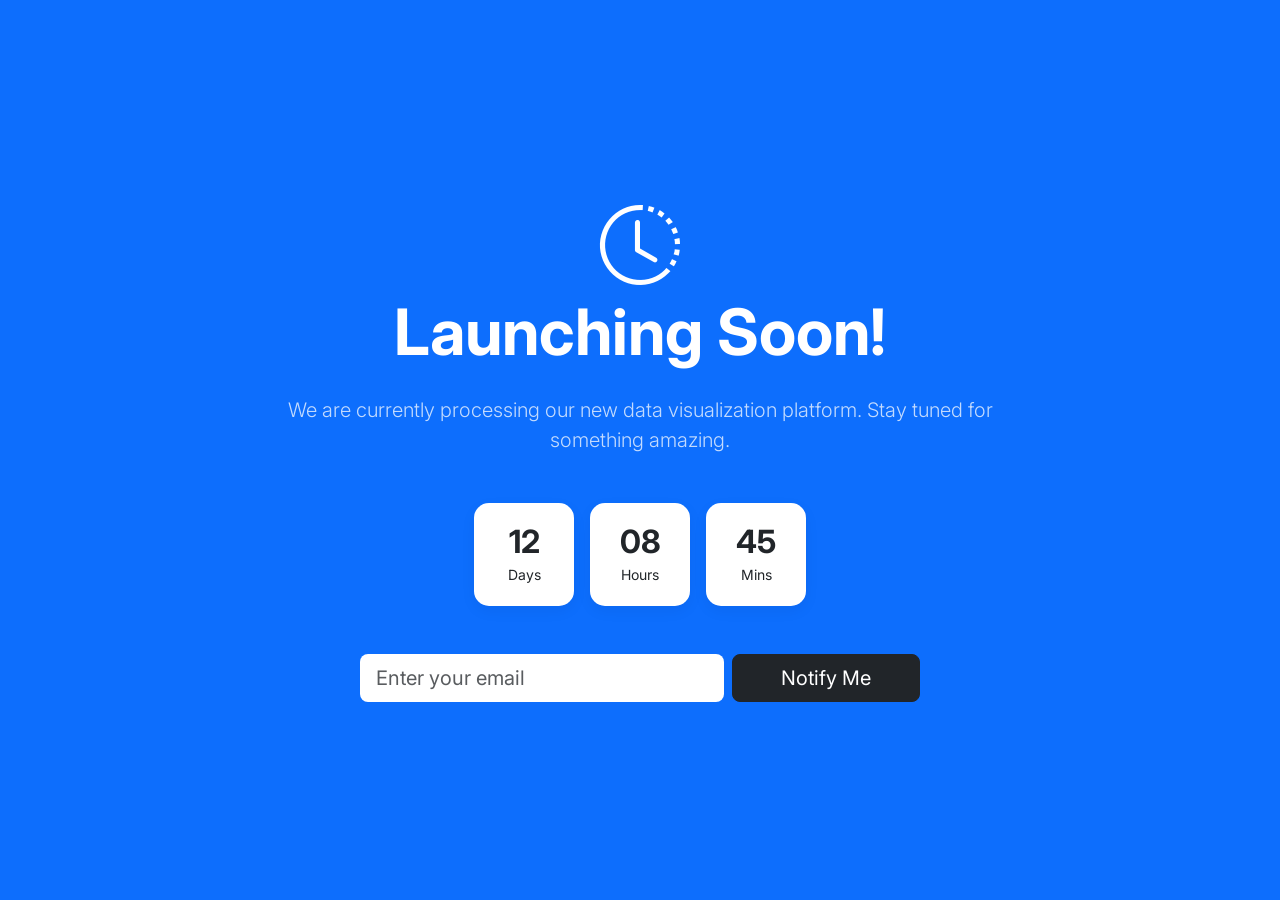
<file: coming-soon.html>
<!DOCTYPE html>
<html lang="en" data-bs-theme="light">
<head>
    <meta charset="UTF-8">
    <meta name="viewport" content="width=device-width, initial-scale=1.0">
    <title>Coming Soon | VisualData</title>
    <link href="https://cdn.jsdelivr.net/npm/bootstrap@5.3.3/dist/css/bootstrap.min.css" rel="stylesheet">
    <link rel="stylesheet" href="https://cdn.jsdelivr.net/npm/bootstrap-icons@1.11.3/font/bootstrap-icons.min.css">
    <link href="https://fonts.googleapis.com/css2?family=Inter:wght@400;500;600;700&display=swap" rel="stylesheet">
    <link rel="stylesheet" href="assets/css/style.css">
    <!-- Favicon -->
    <link rel="icon" type="image/png" href="assets/images/favicon.png">
    <style>
        .countdown-item {
            background: white;
            padding: 20px;
            border-radius: 15px;
            min-width: 100px;
            box-shadow: 0 5px 15px rgba(0,0,0,0.05);
        }
    </style>
</head>
<body class="bg-primary text-white">

    <div class="container">
        <div class="row justify-content-center align-items-center vh-100 text-center">
            <div class="col-lg-8">
                <i class="bi bi-clock-history display-1 mb-4"></i>
                <h1 class="display-3 fw-bold mb-4">Launching Soon!</h1>
                <p class="lead mb-5 opacity-75">We are currently processing our new data visualization platform. Stay tuned for something amazing.</p>
                
                <div class="d-flex justify-content-center gap-3 mb-5">
                    <div class="countdown-item text-dark">
                        <h2 class="fw-bold mb-0">12</h2>
                        <small>Days</small>
                    </div>
                    <div class="countdown-item text-dark">
                        <h2 class="fw-bold mb-0">08</h2>
                        <small>Hours</small>
                    </div>
                    <div class="countdown-item text-dark">
                        <h2 class="fw-bold mb-0">45</h2>
                        <small>Mins</small>
                    </div>
                </div>
                
                <form class="row justify-content-center g-2">
                    <div class="col-md-6">
                        <input type="email" class="form-control form-control-lg border-0" placeholder="Enter your email">
                    </div>
                    <div class="col-md-auto">
                        <button class="btn btn-dark btn-lg px-5">Notify Me</button>
                    </div>
                </form>
            </div>
        </div>
    </div>

    <script src="https://cdn.jsdelivr.net/npm/bootstrap@5.3.3/dist/js/bootstrap.bundle.min.js"></script>
    <script src="assets/js/main.js"></script>
</body>
</html>
</file>
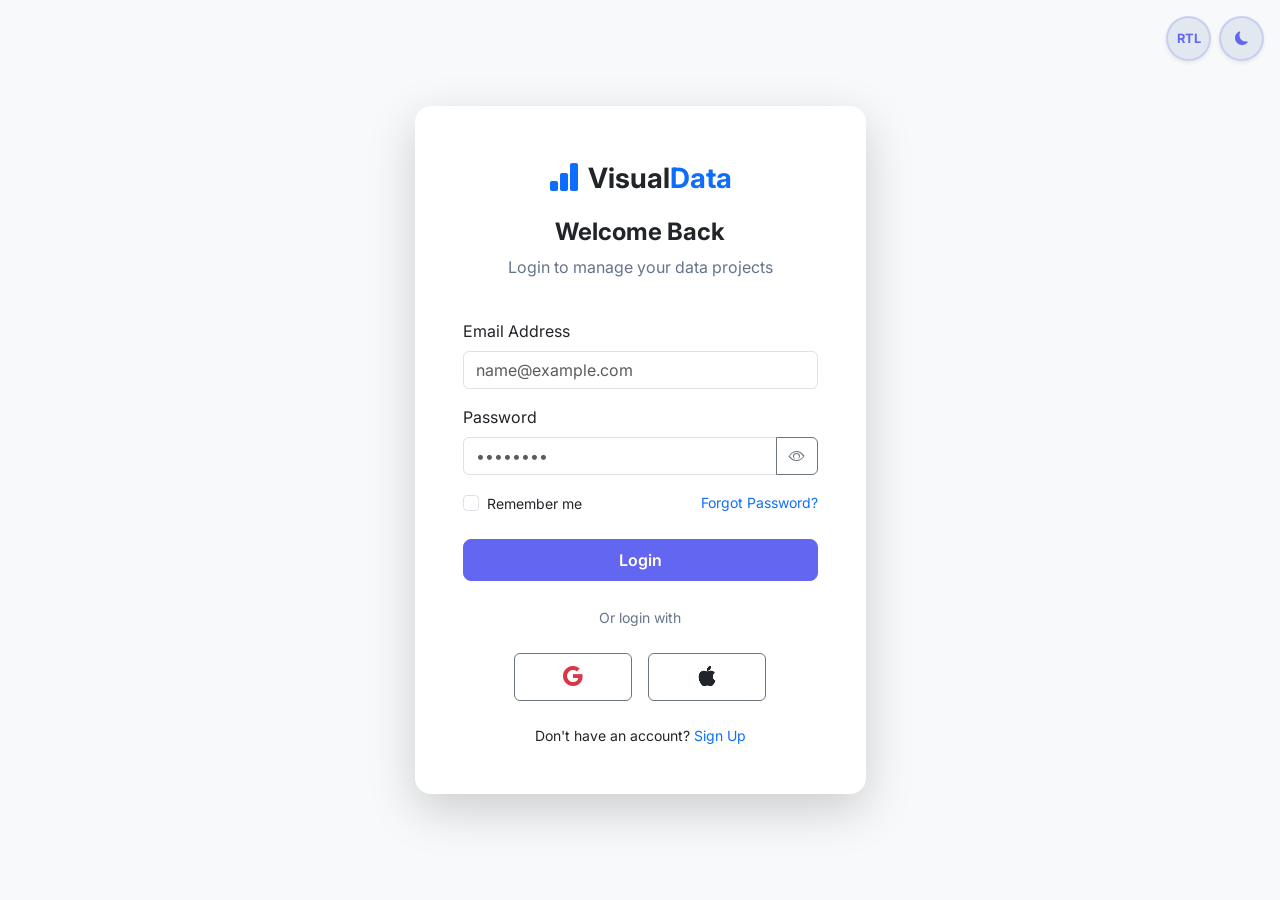
<file: login.html>
<!DOCTYPE html>
<html lang="en" data-bs-theme="light">
<head>
    <meta charset="UTF-8">
    <meta name="viewport" content="width=device-width, initial-scale=1.0">
    <title>Login | VisualData</title>
    <link href="https://cdn.jsdelivr.net/npm/bootstrap@5.3.3/dist/css/bootstrap.min.css" rel="stylesheet">
    <link rel="stylesheet" href="https://cdn.jsdelivr.net/npm/bootstrap-icons@1.11.3/font/bootstrap-icons.min.css">
    <link href="https://fonts.googleapis.com/css2?family=Inter:wght@400;500;600;700&display=swap" rel="stylesheet">
    <link rel="stylesheet" href="assets/css/style.css">
    <!-- Favicon -->
    <link rel="icon" type="image/png" href="assets/images/favicon.png">
</head>
<body class="bg-light">



    <div class="position-fixed top-0 end-0 p-3" style="z-index: 1050;">
        <div class="d-flex gap-2">
            <button id="rtlToggle" title="Toggle RTL" class="btn btn-light rounded-circle shadow-sm" style="width: 45px; height: 45px; padding: 0; display: flex; align-items: center; justify-content: center; font-weight: bold; font-size: 0.8rem;">
                RTL
            </button>
            <button id="themeToggle" title="Toggle Theme" class="btn btn-light rounded-circle shadow-sm" style="width: 45px; height: 45px; padding: 0; display: flex; align-items: center; justify-content: center;">
                <i class="bi bi-moon-fill"></i>
            </button>
        </div>
    </div>

    <div class="container">
        <div class="row justify-content-center align-items-center vh-100">
            <div class="col-lg-5 col-md-9 col-11">
                <div class="card p-4 p-md-5 shadow-lg border-0 rounded-4">

                    <div class="text-center mb-4">
                        <a href="index.html" class="navbar-brand d-flex align-items-center justify-content-center mb-3">
                            <i class="bi bi-bar-chart-fill text-primary fs-2 me-2"></i>
                            <span class="fw-bold fs-3 text-body">Visual<span class="text-primary">Data</span></span>
                        </a>
                        <h4 class="fw-bold">Welcome Back</h4>
                        <p class="text-muted">Login to manage your data projects</p>
                    </div>
                    
                    <form>
                        <div class="mb-3">
                            <label class="form-label">Email Address</label>
                            <input type="email" class="form-control" placeholder="name@example.com">
                        </div>
                        <div class="mb-3">
                            <label class="form-label">Password</label>
                            <div class="input-group">
                                <input type="password" class="form-control" id="passwordInput" placeholder="••••••••">
                                <button class="btn btn-outline-secondary" type="button" id="togglePassword">
                                    <i class="bi bi-eye"></i>
                                </button>
                            </div>
                        </div>
                        <div class="mb-4 d-flex justify-content-between align-items-center gap-2">
                            <div class="form-check mb-0">
                                <input type="checkbox" class="form-check-input" id="rememberMe">
                                <label class="form-check-label small text-nowrap" for="rememberMe">Remember me</label>
                            </div>
                            <a href="#" class="small text-primary text-decoration-none text-nowrap">Forgot Password?</a>
                        </div>
                        <button type="submit" class="btn btn-primary w-100 py-2">Login</button>
                    </form>
                    
                    <div class="text-center my-4">
                        <span class="text-muted small">Or login with</span>
                    </div>
                    
                    <div class="d-flex gap-3 justify-content-center">
                        <button class="btn btn-outline-secondary px-5 py-2"><i class="bi bi-google text-danger fs-5"></i></button>
                        <button class="btn btn-outline-secondary px-5 py-2"><i class="bi bi-apple text-body fs-5"></i></button>
                    </div>
                    
                    <p class="text-center mt-4 mb-0 small">Don't have an account? <a href="register.html" class="text-primary text-decoration-none">Sign Up</a></p>
                </div>
            </div>
        </div>
    </div>

    <script src="https://cdn.jsdelivr.net/npm/bootstrap@5.3.3/dist/js/bootstrap.bundle.min.js"></script>
    <script src="assets/js/main.js"></script>
</body>
</html>
</file>
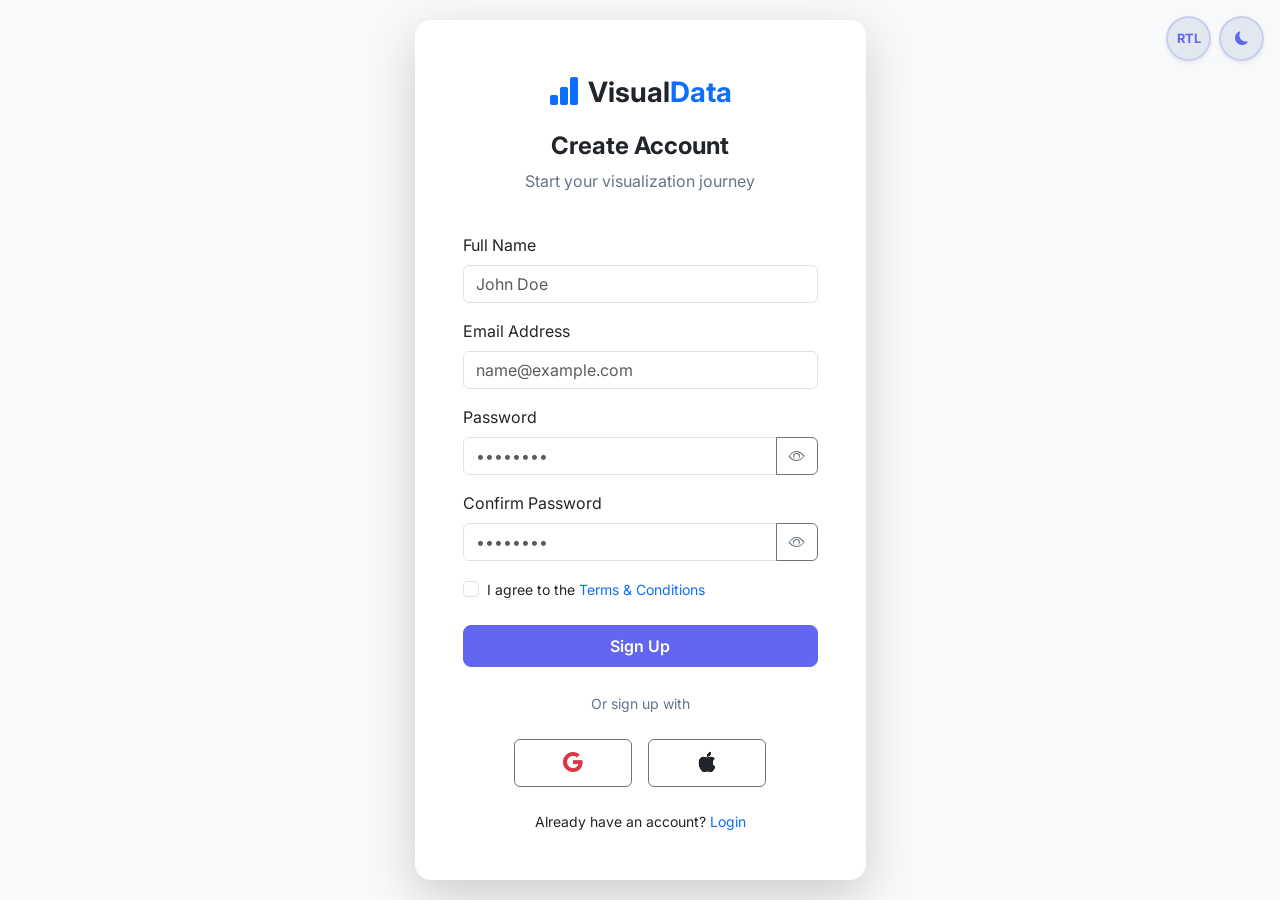
<file: register.html>
<!DOCTYPE html>
<html lang="en" data-bs-theme="light">
<head>
    <meta charset="UTF-8">
    <meta name="viewport" content="width=device-width, initial-scale=1.0">
    <title>Sign Up | VisualData</title>
    <link href="https://cdn.jsdelivr.net/npm/bootstrap@5.3.3/dist/css/bootstrap.min.css" rel="stylesheet">
    <link rel="stylesheet" href="https://cdn.jsdelivr.net/npm/bootstrap-icons@1.11.3/font/bootstrap-icons.min.css">
    <link href="https://fonts.googleapis.com/css2?family=Inter:wght@400;500;600;700&display=swap" rel="stylesheet">
    <link rel="stylesheet" href="assets/css/style.css">
    <!-- Favicon -->
    <link rel="icon" type="image/png" href="assets/images/favicon.png">
</head>
<body class="bg-light">



    <div class="position-fixed top-0 end-0 p-3" style="z-index: 1050;">
        <div class="d-flex gap-2">
            <button id="rtlToggle" title="Toggle RTL" class="btn btn-light rounded-circle shadow-sm" style="width: 45px; height: 45px; padding: 0; display: flex; align-items: center; justify-content: center; font-weight: bold; font-size: 0.8rem;">
                RTL
            </button>
            <button id="themeToggle" title="Toggle Theme" class="btn btn-light rounded-circle shadow-sm" style="width: 45px; height: 45px; padding: 0; display: flex; align-items: center; justify-content: center;">
                <i class="bi bi-moon-fill"></i>
            </button>
        </div>
    </div>

    <div class="container">
        <div class="row justify-content-center align-items-center vh-100">
            <div class="col-lg-5 col-md-9 col-11">
                <div class="card p-4 p-md-5 shadow-lg border-0 rounded-4">

                    <div class="text-center mb-4">
                        <a href="index.html" class="navbar-brand d-flex align-items-center justify-content-center mb-3">
                            <i class="bi bi-bar-chart-fill text-primary fs-2 me-2"></i>
                            <span class="fw-bold fs-3 text-body">Visual<span class="text-primary">Data</span></span>
                        </a>
                        <h4 class="fw-bold">Create Account</h4>
                        <p class="text-muted">Start your visualization journey</p>
                    </div>
                    
                    <form>
                        <div class="mb-3">
                            <label class="form-label">Full Name</label>
                            <input type="text" class="form-control" placeholder="John Doe">
                        </div>
                        <div class="mb-3">
                            <label class="form-label">Email Address</label>
                            <input type="email" class="form-control" placeholder="name@example.com">
                        </div>
                        <div class="mb-3">
                            <label class="form-label">Password</label>
                            <div class="input-group">
                                <input type="password" class="form-control" id="passwordInput" placeholder="••••••••">
                                <button class="btn btn-outline-secondary" type="button" id="togglePassword">
                                    <i class="bi bi-eye"></i>
                                </button>
                            </div>
                        </div>
                        <div class="mb-3">
                            <label class="form-label">Confirm Password</label>
                            <div class="input-group">
                                <input type="password" class="form-control" id="confirmPasswordInput" placeholder="••••••••">
                                <button class="btn btn-outline-secondary" type="button" id="toggleConfirmPassword">
                                    <i class="bi bi-eye"></i>
                                </button>
                            </div>
                        </div>
                        <div class="mb-4">
                            <div class="form-check">
                                <input type="checkbox" class="form-check-input" id="termsCheck" required>
                                <label class="form-check-label small" for="termsCheck">I agree to the <a href="#" class="text-primary text-decoration-none">Terms & Conditions</a></label>
                            </div>
                        </div>
                        <button type="submit" class="btn btn-primary w-100 py-2">Sign Up</button>
                    </form>
                    
                    <div class="text-center my-4">
                        <span class="text-muted small">Or sign up with</span>
                    </div>
                    
                    <div class="d-flex gap-3 justify-content-center">
                        <button class="btn btn-outline-secondary px-5 py-2"><i class="bi bi-google text-danger fs-5"></i></button>
                        <button class="btn btn-outline-secondary px-5 py-2"><i class="bi bi-apple text-body fs-5"></i></button>
                    </div>
                    
                    <p class="text-center mt-4 mb-0 small">Already have an account? <a href="login.html" class="text-primary text-decoration-none">Login</a></p>
                </div>
            </div>
        </div>
    </div>

    <script src="https://cdn.jsdelivr.net/npm/bootstrap@5.3.3/dist/js/bootstrap.bundle.min.js"></script>
    <script src="assets/js/main.js"></script>
</body>
</html>
</file>
<file: assets/css/style.css>
:root {
    --primary-color: #6366f1;
    --primary-color-rgb: 99, 102, 241;
    --secondary-color: #2dd4bf;
    --tertiary-color: #e2e8f0; /* Darker grey background for better contrast */
    --card-bg: #ffffff; /* Pure white cards */
    --text-dark: #0f172a;
    --text-light: #f8fafc;
    --transition: all 0.3s ease;
    --bg-sidebar: #020617; /* Always dark sidebar */
    --text-sidebar: rgba(255, 255, 255, 0.7);
    --text-muted-light: #64748b; /* Much darker muted text for light mode */
}

[data-bs-theme="dark"] {
    --tertiary-color: #020617; /* Darker background */
    --card-bg: #0f172a; /* Slightly lighter card bg */
    --text-dark: #f8fafc;
    --bg-sidebar: #020617;
}

body {
    font-family: 'Inter', sans-serif;
    color: var(--text-dark);
    background-color: var(--tertiary-color);
    overflow-x: hidden;
}

/* Typography */
h1, h2, h3, h4, h5, h6 {
    font-weight: 700;
}

/* Buttons */
.btn-primary {
    background-color: var(--primary-color);
    border-color: var(--primary-color);
    padding: 0.8rem 1.5rem;
    border-radius: 8px;
    font-weight: 600;
    transition: var(--transition);
}

.btn-primary:hover {
    background-color: var(--secondary-color);
    border-color: var(--secondary-color);
    transform: translateY(-2px);
}

.btn-outline-primary {
    color: var(--primary-color);
    border-color: var(--primary-color);
    padding: 0.8rem 1.5rem;
    border-radius: 8px;
    font-weight: 600;
}

.btn-outline-primary:hover {
    background-color: var(--primary-color);
    color: white;
}

.btn-outline-light {
    padding: 0.8rem 1.5rem;
    border-radius: 8px;
    font-weight: 600;
    transition: var(--transition);
}

.btn-outline-light:hover {
    transform: translateY(-2px);
}

.btn-secondary {
    background-color: var(--secondary-color);
    border-color: var(--secondary-color);
    color: #0f172a;
    padding: 0.8rem 1.5rem;
    border-radius: 8px;
    font-weight: 600;
    transition: var(--transition);
}

.btn-secondary:hover {
    background-color: var(--primary-color);
    border-color: var(--primary-color);
    color: white;
    transform: translateY(-2px);
}

/* Navbar */
.navbar {
    padding: 1rem 0;
    transition: var(--transition);
    background: var(--tertiary-color);
}

.navbar.scrolled {
    box-shadow: 0 10px 30px rgba(0,0,0,0.1);
}

.navbar .order-lg-3 {
    gap: 0.5rem;
}

.navbar .order-lg-3 > * {
    margin: 0 !important;
}

.nav-link {
    font-weight: 500;
    color: var(--text-dark) !important;
    margin: 0 10px;
}

.nav-link:hover, .nav-link.active {
    color: var(--primary-color) !important;
}

@media (min-width: 992px) {
    .navbar-nav .nav-link.active {
        position: relative;
    }

    .navbar-nav .nav-link.active::after {
        content: '';
        position: absolute;
        bottom: -5px;
        left: 10px;
        right: 10px;
        height: 3px;
        background: var(--primary-color);
        border-radius: 10px;
    }
}

#themeToggle, #rtlToggle {
    width: 45px;
    height: 45px;
    padding: 0;
    display: flex;
    align-items: center;
    justify-content: center;
    border-radius: 50%;
    background: var(--tertiary-color);
    color: var(--primary-color);
    border: 2px solid rgba(var(--primary-color-rgb), 0.2);
    transition: all 0.3s cubic-bezier(0.4, 0, 0.2, 1);
    font-size: 0.85rem;
    font-weight: 800;
    text-transform: uppercase;
    box-shadow: 0 4px 12px rgba(0,0,0,0.1);
    z-index: 1000;
}

#themeToggle:hover, #rtlToggle:hover {
    background: var(--primary-color);
    color: white !important;
    transform: translateY(-3px) scale(1.05);
    box-shadow: 0 8px 20px rgba(var(--primary-color-rgb), 0.3);
    border-color: transparent;
}

[data-bs-theme="dark"] #themeToggle, 
[data-bs-theme="dark"] #rtlToggle {
    background: #1e293b;
    color: #f8fafc;
    border-color: rgba(255,255,255,0.15);
    box-shadow: 0 4px 12px rgba(0,0,0,0.4);
}

[data-bs-theme="dark"] #themeToggle:hover, 
[data-bs-theme="dark"] #rtlToggle:hover {
    background: var(--primary-color);
    color: white !important;
}

/* Hero Section */
.hero-section {
    padding: 160px 0 100px;
    background-size: cover;
    background-position: center;
    background-attachment: fixed;
    color: white !important;
}

.hero-main {
    background: linear-gradient(rgba(15, 23, 42, 0.6), rgba(15, 23, 42, 0.6)), 
                url('https://images.unsplash.com/photo-1543286386-713bdd548da4?auto=format&fit=crop&q=80&w=1920');
}

.hero-home-2 {
    background: linear-gradient(rgba(15, 23, 42, 0.5), rgba(15, 23, 42, 0.5)), 
                url('https://images.unsplash.com/photo-1460925895917-afdab827c52f?auto=format&fit=crop&q=80&w=1920');
}

.hero-about {
    background: linear-gradient(rgba(15, 23, 42, 0.8), rgba(15, 23, 42, 0.8)), 
                url('https://images.unsplash.com/photo-1522071820081-009f0129c71c?auto=format&fit=crop&q=80&w=1920');
}

.hero-services {
    background: linear-gradient(rgba(15, 23, 42, 0.8), rgba(15, 23, 42, 0.8)), 
                url('https://images.unsplash.com/photo-1460925895917-afdab827c52f?auto=format&fit=crop&q=80&w=1920');
}

.hero-pricing {
    background: linear-gradient(rgba(15, 23, 42, 0.8), rgba(15, 23, 42, 0.8)), 
                url('https://images.unsplash.com/photo-1554224155-6726b3ff858f?auto=format&fit=crop&q=80&w=1920');
}

.hero-contact {
    background: linear-gradient(rgba(15, 23, 42, 0.8), rgba(15, 23, 42, 0.8)), 
                url('https://images.unsplash.com/photo-1534536281715-e28d76689b4d?auto=format&fit=crop&q=80&w=1920');
}

.hero-blog {
    background: linear-gradient(rgba(15, 23, 42, 0.8), rgba(15, 23, 42, 0.8)), 
                url('https://images.unsplash.com/photo-1499750310107-5fef28a66643?auto=format&fit=crop&q=80&w=1920');
}

.hero-section .lead {
    color: rgba(255, 255, 255, 0.8);
}

.hero-title {
    font-size: 4rem;
    line-height: 1.1;
    margin-bottom: 2rem;
}

.text-gradient {
    background: linear-gradient(to right, var(--primary-color), var(--secondary-color));
    -webkit-background-clip: text;
    -webkit-text-fill-color: transparent;
}

/* Cards */
.card {
    border: none;
    border-radius: 15px;
    transition: var(--transition);
    background: var(--card-bg);
    box-shadow: 0 4px 6px rgba(0,0,0,0.05);
    border: 1px solid rgba(0,0,0,0.05);
    overflow: hidden;
}

.card:hover {
    transform: translateY(-10px);
    box-shadow: 0 20px 40px rgba(0,0,0,0.1);
}

/* Sections */
section {
    padding: 80px 0;
}

.section-title {
    margin-bottom: 50px;
    text-align: center;
}

/* Footer */
footer {
    background: #0f172a;
    color: white !important;
    padding: 80px 0 20px;
}

footer h5 {
    color: white !important;
}

footer a {
    color: rgba(255,255,255,0.7);
    text-decoration: none;
    transition: var(--transition);
}

footer a:hover {
    color: var(--secondary-color);
}

footer .d-flex.gap-3 a {
    transition: all 0.3s ease;
    display: inline-block;
}

footer .d-flex.gap-3 a:hover {
    color: var(--primary-color) !important;
    transform: translateY(-5px);
}

/* Industry Item Hover */
.industry-item {
    transition: all 0.3s ease;
    border: 1px solid transparent;
}

.industry-item:hover {
    background: var(--tertiary-color);
    box-shadow: 0 10px 30px rgba(0,0,0,0.15);
    transform: translateY(-5px);
    border-color: var(--primary-color);
}

.text-muted {
    color: var(--text-muted-light) !important;
}

[data-bs-theme="dark"] .text-muted {
    color: #94a3b8 !important;
}

.bg-body-tertiary {
    background-color: rgba(var(--primary-color-rgb), 0.08) !important;
}

[data-bs-theme="dark"] .bg-body-tertiary {
    background-color: rgba(255, 255, 255, 0.05) !important;
}

[data-bs-theme="dark"] .card {
    border: 1px solid rgba(255,255,255,0.05);
}

[data-bs-theme="dark"] .industry-item {
    background: rgba(255, 255, 255, 0.03);
}

[data-bs-theme="dark"] .industry-item:hover {
    background: rgba(255, 255, 255, 0.05);
}

/* Card Hover Effects */
.theme-preview-card, .integration-card {
    transition: all 0.3s ease;
    cursor: pointer;
    border: 1px solid transparent;
}

.theme-preview-card:hover, .integration-card:hover {
    transform: translateY(-8px);
    box-shadow: 0 15px 35px rgba(0,0,0,0.1) !important;
    border-color: var(--primary-color) !important;
}

[data-bs-theme="dark"] .theme-preview-card:hover, 
[data-bs-theme="dark"] .integration-card:hover {
    box-shadow: 0 15px 35px rgba(0,0,0,0.4) !important;
}

.stat-card {
    transition: all 0.3s ease;
    cursor: default;
}

.stat-card:hover {
    transform: translateY(-5px);
    background-color: var(--primary-color) !important;
    box-shadow: 0 10px 20px rgba(0,0,0,0.15) !important;
}

.stat-card:hover h1, 
.stat-card:hover h2, 
.stat-card:hover h3, 
.stat-card:hover h4, 
.stat-card:hover h5, 
.stat-card:hover h6, 
.stat-card:hover p, 
.stat-card:hover span, 
.stat-card:hover small {
    color: white !important;
}

.process-card {
    transition: all 0.4s cubic-bezier(0.175, 0.885, 0.32, 1.275);
}

.process-card:hover {
    transform: translateY(-10px) scale(1.02);
    box-shadow: 0 20px 40px rgba(0,0,0,0.1) !important;
    border: 1px solid var(--primary-color) !important;
}

.process-card img {
    transition: all 0.4s ease;
}

.process-card:hover img {
    transform: scale(1.1);
}

/* Back to Top */
#backToTop {
    position: fixed;
    bottom: 30px;
    right: 30px;
    width: 50px;
    height: 50px;
    background: var(--primary-color);
    color: white;
    border: none;
    border-radius: 50%;
    display: none;
    align-items: center;
    justify-content: center;
    cursor: pointer;
    z-index: 1000;
    transition: var(--transition);
}

#backToTop:hover {
    background: var(--secondary-color);
}

/* RTL Support Utility */
[dir="rtl"] {
    text-align: right;
}

/* Dashboard Styles */
@media (min-width: 992px) {
    .sidebar {
        height: 100vh;
        width: 250px;
        position: fixed;
        top: 0;
        left: 0;
        background-color: #020617 !important; /* Force dark background */
        color: white !important;
        padding-top: 20px;
        z-index: 1000;
        border-right: 1px solid rgba(255,255,255,0.05);
        display: block !important;
    }

    .main-content {
        margin-left: 250px;
        padding: 30px;
    }
}

@media (max-width: 991px) {
    .sidebar.offcanvas-lg {
        background-color: #020617 !important; /* Force dark background in offcanvas mode */
        width: 280px;
    }
    
    .main-content {
        margin-left: 0;
        padding: 20px;
    }

    .dashboard-header {
        flex-wrap: wrap;
        align-items: center !important;
        gap: 1rem;
    }

    .brand-name-header {
        color: var(--text-dark);
        font-weight: 700;
    }

    .no-caret::after {
        display: none !important;
    }

    .dashboard-brand-toggle {
        order: 1;
        width: auto;
    }

    .dashboard-actions {
        order: 2;
        width: auto;
    }

    .dashboard-welcome {
        order: 3;
        width: 100%;
        margin-top: 0.5rem;
        padding-top: 1.25rem;
        border-top: 1px solid rgba(var(--primary-color-rgb), 0.15);
    }
}

.sidebar .nav-link {
    color: var(--text-sidebar) !important;
    padding: 12px 25px;
    margin: 0 !important;
}

.sidebar .nav-link:hover {
    color: white !important;
    background: rgba(255, 255, 255, 0.05);
}

.sidebar .nav-link.active {
    background: var(--primary-color);
    color: white !important;
    box-shadow: 0 4px 12px rgba(var(--primary-color-rgb), 0.3);
}

@media (max-width: 991px) {
    .hero-title {
        font-size: 2.5rem;
    }
    .hero-section .d-flex, .cta-section .d-flex {
        flex-direction: column;
        padding: 0 20px;
    }
    .hero-section .btn, .cta-section .btn {
        width: 100%;
        margin-bottom: 10px;
    }
}

/* Vertical Timeline Utility */
.timeline-vertical {
    position: relative;
    padding-left: 3rem;
}

.timeline-vertical::before {
    content: '';
    position: absolute;
    left: 1rem;
    top: 0;
    height: 100%;
    width: 2px;
    background: rgba(var(--primary-color-rgb), 0.1);
}

.timeline-item {
    position: relative;
    padding-bottom: 2rem;
}

.timeline-item:last-child {
    padding-bottom: 0;
}

.timeline-dot {
    position: absolute;
    left: -2.5rem;
    top: 0;
    width: 2rem;
    height: 2rem;
    border-radius: 50%;
    background: var(--tertiary-color);
    border: 2px solid var(--primary-color);
    display: flex;
    align-items: center;
    justify-content: center;
    z-index: 1;
    color: var(--primary-color);
    font-size: 0.8rem;
}

.timeline-item.completed .timeline-dot {
    background: var(--primary-color);
    color: white;
}

.timeline-item.active .timeline-dot {
    background: white;
    border-width: 4px;
    box-shadow: 0 0 0 4px rgba(var(--primary-color-rgb), 0.1);
}

.timeline-content {
    background: var(--tertiary-color);
    padding: 1.25rem;
    border-radius: 1rem;
    border: 1px solid rgba(0,0,0,0.03);
}

[data-bs-theme="dark"] .timeline-content {
    border-color: rgba(255,255,255,0.05);
}
</file>
